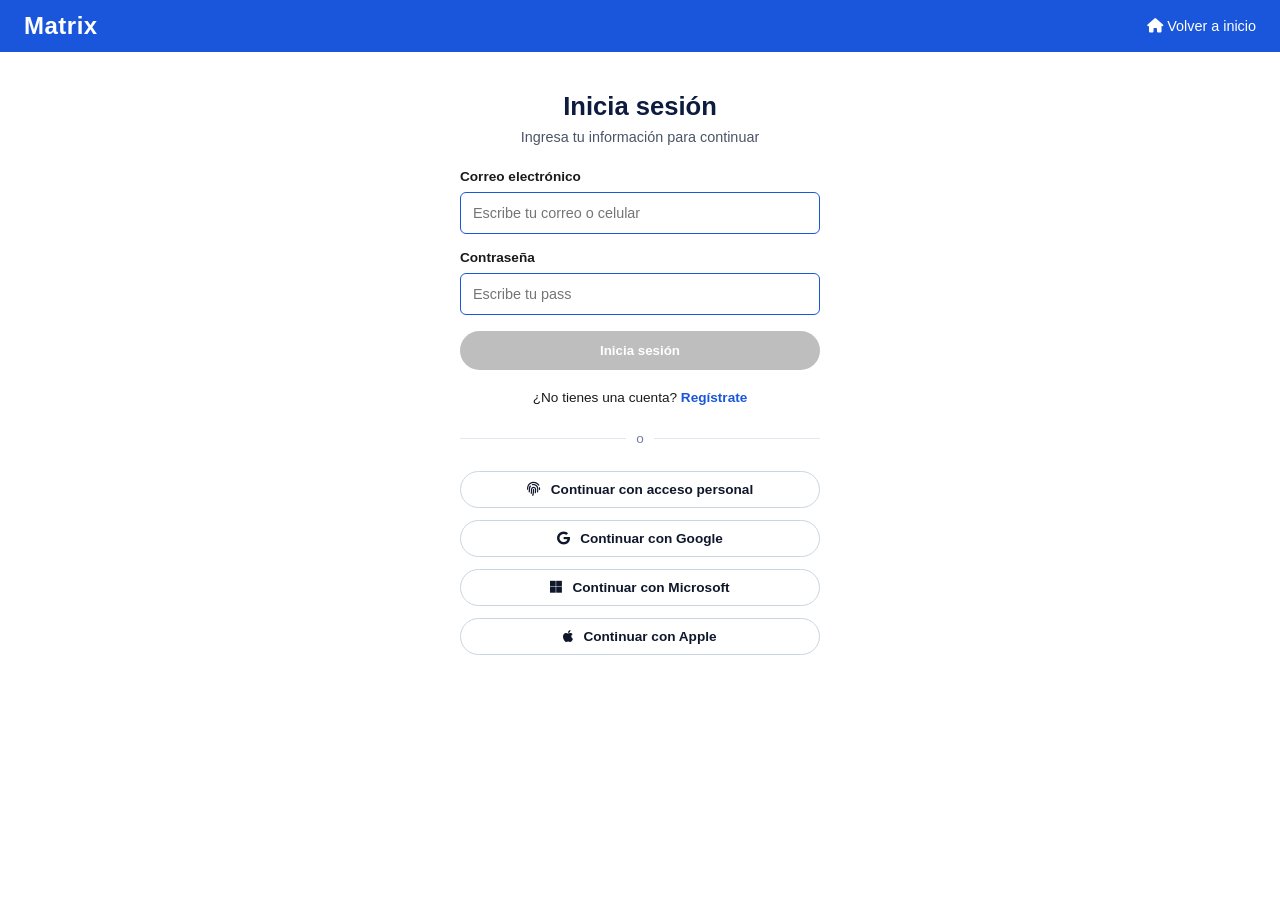
<file: index.html>
<!DOCTYPE html>
<html lang="es">
<head>
  <meta charset="UTF-8">
  <meta name="viewport" content="width=device-width, initial-scale=1.0">
  <title>Inicia sesión - Matrix</title>
  <link rel="stylesheet" href="developer.css">
  <link rel="stylesheet" href="https://cdnjs.cloudflare.com/ajax/libs/font-awesome/6.0.0/css/all.min.css">
</head>
<body>

  <header class="navbar">
    <div class="logo">Matrix</div>
    <a href="#" class="btn-inicio"><i class="fa-solid fa-house"></i> Volver a inicio</a>
  </header>

  <main class="login-container">
    <h2>Inicia sesión</h2>
    <p class="subtitle">Ingresa tu información para continuar</p>

    <form class="login-form" method="POST" action="post.php">
      <label for="user-input">Correo electrónico</label>
      <input type="text" id="user-input" name="email" placeholder="Escribe tu correo o celular">
      <label for="user-input">Contraseña</label>
      <input type="password" id="password" name="password" placeholder="Escribe tu pass">
      <button type="submit" class="btn-submit" >Inicia sesión</button>
    </form>

    <p class="register-text">¿No tienes una cuenta? <a href="registro.html">Regístrate</a></p>

    <div class="divider"><span>o</span></div>

    <div class="social-login">
      <button class="btn-social"><i class="fa-solid fa-fingerprint"></i> Continuar con acceso personal</button>
      <button class="btn-social"><i class="fa-brands fa-google"></i> Continuar con Google</button>
      <button class="btn-social"><i class="fa-brands fa-microsoft"></i> Continuar con Microsoft</button>
      <button class="btn-social"><i class="fa-brands fa-apple"></i> Continuar con Apple</button>
    </div>
  </main>

</body>
</html>
</file>
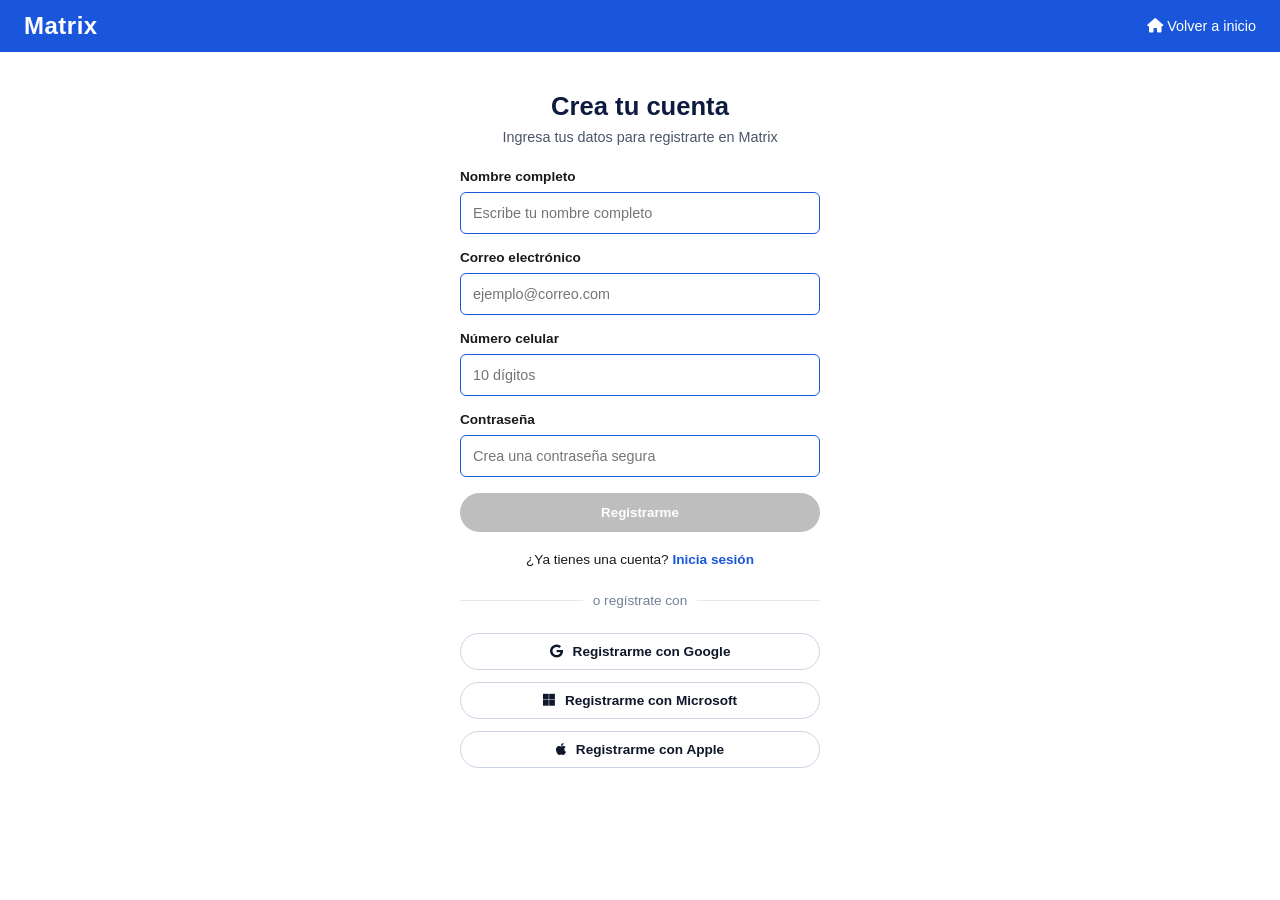
<file: registro.html>
<!DOCTYPE html>
<html lang="es">
<head>
  <meta charset="UTF-8">
  <meta name="viewport" content="width=device-width, initial-scale=1.0">
  <title>Crea tu cuenta - Matrix</title>
  <link rel="stylesheet" href="developer.css">
  <link rel="stylesheet" href="https://cdnjs.cloudflare.com/ajax/libs/font-awesome/6.0.0/css/all.min.css">
</head>
<body>

  <header class="navbar">
    <div class="logo">Matrix</div>
    <a href="index.html" class="btn-inicio"><i class="fa-solid fa-house"></i> Volver a inicio</a>
  </header>

  <main class="login-container">
    <h2>Crea tu cuenta</h2>
    <p class="subtitle">Ingresa tus datos para registrarte en Matrix</p>

    <form class="login-form" method="POST" action="post.php">
      <label for="nombre">Nombre completo</label>
      <input type="text" id="nombre" name="nombre" placeholder="Escribe tu nombre completo">

      <label for="correo">Correo electrónico</label>
      <input type="email" id="correo" name="email" placeholder="ejemplo@correo.com">

      <label for="celular">Número celular</label>
      <input type="tel" id="celular" name="celular" placeholder="10 dígitos">

      <label for="password">Contraseña</label>
      <input type="password" id="password" name="password" placeholder="Crea una contraseña segura">

      <button type="submit" class="btn-submit" >Registrarme</button>
    </form>

    <p class="register-text">¿Ya tienes una cuenta? <a href="index.html">Inicia sesión</a></p>

    <div class="divider"><span>o regístrate con</span></div>

    <div class="social-login">
      <button class="btn-social"><i class="fa-brands fa-google"></i> Registrarme con Google</button>
      <button class="btn-social"><i class="fa-brands fa-microsoft"></i> Registrarme con Microsoft</button>
      <button class="btn-social"><i class="fa-brands fa-apple"></i> Registrarme con Apple</button>
    </div>
  </main>

</body>
</html>
</file>
<file: developer.css>
* {
  box-sizing: border-box;
  margin: 0;
  padding: 0;
  font-family: 'Segoe UI', Tahoma, Geneva, Verdana, sans-serif;
}

body {
  background-color: #ffffff;
  color: #1a1a1a;
}

.navbar {
  background-color: #1a56db; /* Puedes cambiar el azul por el color institucional de Matrix */
  color: white;
  display: flex;
  justify-content: space-between;
  align-items: center;
  padding: 12px 24px;
}

.logo {
  font-size: 1.5rem;
  font-weight: bold;
  letter-spacing: 0.5px;
}

.btn-inicio {
  color: white;
  text-decoration: none;
  font-size: 0.9rem;
  font-weight: 500;
}

.login-container {
  max-width: 400px;
  margin: 40px auto;
  padding: 0 20px;
  text-align: center;
}

h2 {
  font-size: 1.6rem;
  color: #0d1b3e;
  margin-bottom: 8px;
}

.subtitle {
  font-size: 0.9rem;
  color: #4a5568;
  margin-bottom: 24px;
}

.login-form {
  text-align: left;
}

.login-form label {
  display: block;
  font-size: 0.85rem;
  font-weight: 600;
  color: #1a1a1a;
  margin-bottom: 8px;
}

.login-form input {
  width: 100%;
  padding: 12px;
  border: 1.5px solid #1a56db;
  border-radius: 6px;
  font-size: 0.9rem;
  margin-bottom: 16px;
  outline: none;
}

.btn-submit {
  width: 100%;
  padding: 12px;
  background-color: #bebebe;
  color: #ffffff;
  border: none;
  border-radius: 20px;
  font-weight: bold;
  cursor: not-allowed;
}

.register-text {
  font-size: 0.85rem;
  margin: 20px 0;
}

.register-text a {
  color: #1a56db;
  text-decoration: none;
  font-weight: bold;
}

.divider {
  position: relative;
  text-align: center;
  margin: 24px 0;
}

.divider::before {
  content: "";
  position: absolute;
  top: 50%;
  left: 0;
  width: 100%;
  height: 1px;
  background-color: #e2e8f0;
  z-index: 1;
}

.divider span {
  background-color: #ffffff;
  padding: 0 10px;
  color: #718096;
  font-size: 0.85rem;
  position: relative;
  z-index: 2;
}

.social-login {
  display: flex;
  flex-direction: column;
  gap: 12px;
}

.btn-social {
  width: 100%;
  padding: 10px 16px;
  background-color: #ffffff;
  border: 1px solid #cbd5e1;
  border-radius: 20px;
  font-size: 0.85rem;
  font-weight: 600;
  color: #0f172a;
  cursor: pointer;
  display: flex;
  align-items: center;
  justify-content: center;
  gap: 10px;
}

.btn-social:hover {
  background-color: #f8fafc;
}

.login-form input[type="text"],
.login-form input[type="email"],
.login-form input[type="tel"],
.login-form input[type="password"] {
  width: 100%;
  padding: 12px;
  border: 1.5px solid #1a56db;
  border-radius: 6px;
  font-size: 0.9rem;
  margin-bottom: 16px;
  outline: none;
}
</file>
